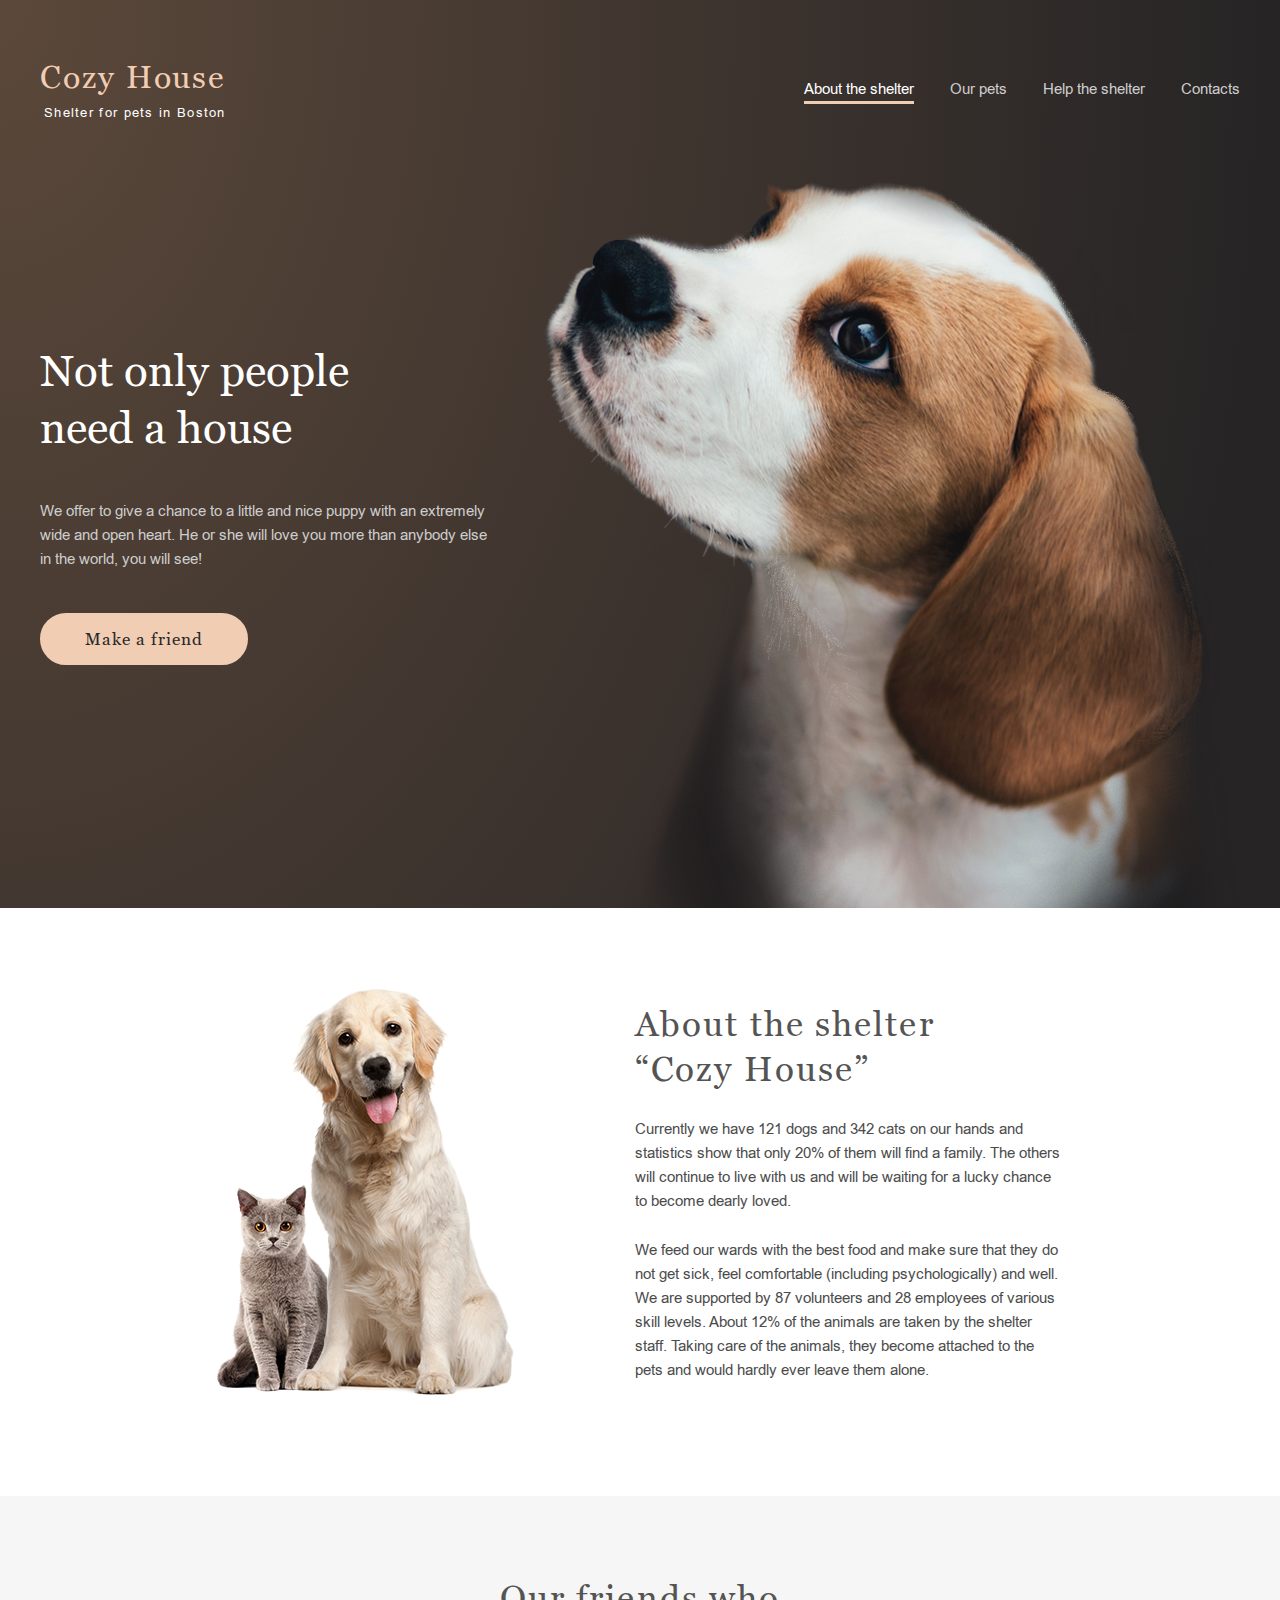
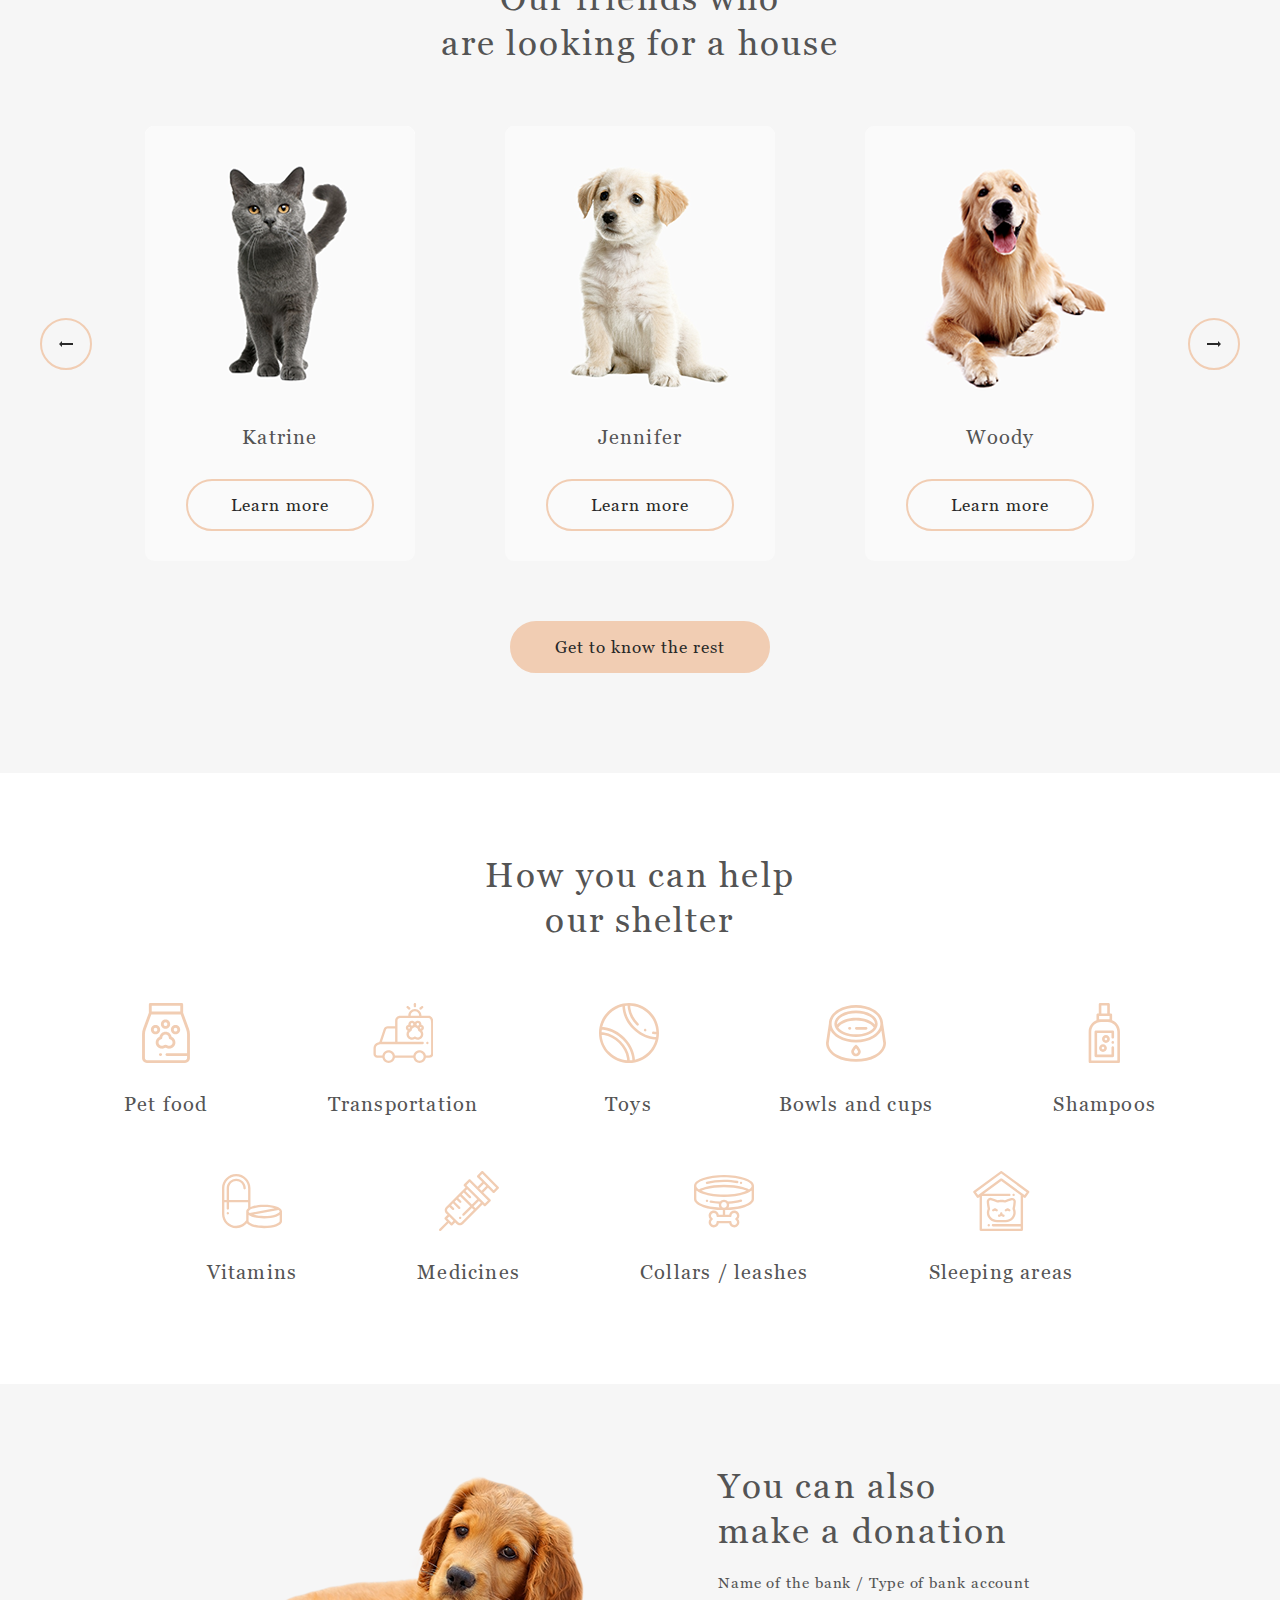
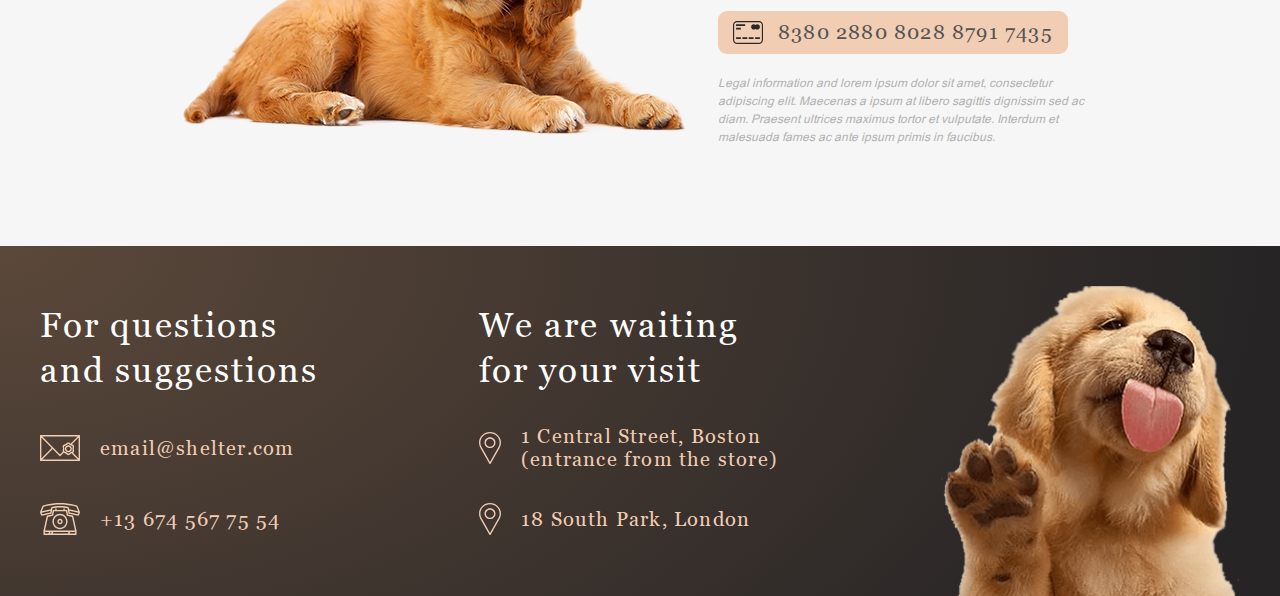
<file: shelter/pages/main/index.html>
<!DOCTYPE html>
<html lang="en">

<head>
  <meta charset="UTF-8">
  <meta http-equiv="X-UA-Compatible" content="IE=edge">
  <meta name="viewport" content="width=device-width, initial-scale=1.0">
  <link rel="stylesheet" href="../../assets/styles/normalize.css">
  <link rel="stylesheet" href="../../assets/styles/common.css">
  <link rel="stylesheet" href="style.css">
  <title>Shelter</title>
</head>

<body>

  <header class="header header_main">
    <div class="container header__container">
      <a class="logo" href="#">
        <h1 class="logo__title">Cozy House</h1>
        <p class="logo__subtitle">Shelter for pets in Boston</p>
      </a>
      <nav class="nav">
        <ul class="nav__list">
          <li class="nav__item nav__item_active">
            <a class="nav__link" href="#">About the shelter</a>
          </li>
          <li class="nav__item">
            <a class="nav__link" href="../pets/index.html">Our pets</a>
          </li>
          <li class="nav__item">
            <a class="nav__link" href="#help">Help the shelter</a>
          </li>
          <li class="nav__item">
            <a class="nav__link" href="#contacts">Contacts</a>
          </li>
        </ul>
      </nav>
      <button class="header__burger"></button>
    </div>
  </header>

  <div class="start-screen">
    <div class="container">
      <div class="not-only">
        <article class="not-only__left-column">
          <h2 class="not-only__header">Not only people need a house</h2>
          <p class="not-only__text">We offer to give a chance to a little and nice puppy with an extremely wide and open
            heart. He or she will love you more than anybody else in the world, you will see!</p>
          <a class="button button_primary not-only__button" href="#our-friends">Make a friend</a>
        </article>
        <div class="not-only__right-column">
          <img class="not-only__image" src="../../assets/images/start-screen-puppy.png" alt="start-screen-puppy" />
        </div>
      </div>
    </div>
  </div>

  <div class="about">
    <div class="container about__container">

      <div class="about__left-column">
        <img class="about__image" src="../../assets/images/about-pets.png" alt="about-pets" />
      </div>

      <article class="about__right-column">
        <h2 class="about__header">About the shelter “Cozy House”</h2>
        <p class="about__text">Currently we have 121 dogs and 342 cats on our hands and statistics show that only
          20% of them will find a family. The others will continue to live with us and will be waiting for a lucky
          chance to become dearly loved.</p>
        <p class="about__text">We feed our wards with the best food and make sure that they do not get sick, feel
          comfortable (including psychologically) and well. We are supported by 87 volunteers and 28 employees of
          various skill levels. About 12% of the animals are taken by the shelter staff. Taking care of the animals,
          they become attached to the pets and would hardly ever leave them alone.</p>
      </article>

    </div>

  </div>

  <div id="our-friends" class="our_friends">
    <div class="container our_friends__container">
      <h2 class="our-friends__header">Our friends who<br>are looking for a house</h2>

      <div class="our-friends__slider">

        <button class="button-paginator button-paginator_prev"></button>

        <div class="our-friends__cards-container">
          <div class="card">
            <img class="card__image" src="../../assets/images/pets-katrine.png" alt="pets-katrine" />
            <span class="card__header">Katrine</span>
            <a class="button">Learn more</a>
          </div>

          <div class="card">
            <img class="card__image" src="../../assets/images/pets-jennifer.png" alt="pets-jennifer" />
            <span class="card__header">Jennifer</span>
            <a class="button">Learn more</a>
          </div>

          <div class="card">
            <img class="card__image" src="../../assets/images/pets-woody.png" alt="pets-woody" />
            <span class="card__header">Woody</span>
            <a class="button">Learn more</a>
          </div>
        </div>
        
        <button class="button-paginator button-paginator_next"></button>

      </div>
      <div class="our-friends__button-container">
        <a class="button button_primary our-friends__button" href="../pets/index.html">Get to know the rest</a>
      </div>
    </div>
  </div>

  <div id="help" class="help">
    <div class="container help__container">
      <h2 class="help__header">How you can help our shelter</h2>
      <ul class="help__items-container">

        <li class="help__item">
          <div class="help__item-icon help__item-icon_pet-food"></div>
          <span class="help__item-text">Pet food</span>
        </li>

        <li class="help__item">
          <div class="help__item-icon help__item-icon_transportation"></div>
          <span class="help__item-text">Transportation</span>
        </li>

        <li class="help__item">
          <div class="help__item-icon help__item-icon_toys"></div>
          <span class="help__item-text">Toys</span>
        </li>

        <li class="help__item">
          <div class="help__item-icon help__item-icon_bowls"></div>
          <span class="help__item-text">Bowls and cups</span>
        </li>

        <li class="help__item">
          <div class="help__item-icon help__item-icon_shampoos"></div>
          <span class="help__item-text">Shampoos</span>
        </li>

        <li class="help__item">
          <div class="help__item-icon help__item-icon_vitamins"></div>
          <span class="help__item-text">Vitamins</span>
        </li>

        <li class="help__item">
          <div class="help__item-icon help__item-icon_medicines"></div>
          <span class="help__item-text">Medicines</span>
        </li>

        <li class="help__item">
          <div class="help__item-icon help__item-icon_collars-leashes"></div>
          <span class="help__item-text">Collars / leashes</span>
        </li>

        <li class="help__item">
          <div class="help__item-icon help__item-icon_sleeping-areas"></div>
          <span class="help__item-text">Sleeping areas</span>
        </li>

      </ul>
    </div>

  </div>

  <div class="in-addition">
    <div class="container in-addition__container">
      <div class="in-addition__left-column">
        <img class="in-addition__image" src="../../assets/images/donation-dog.png" alt="donation dog" />
      </div>

      <article class="in-addition__right-column">
        <h2 class="in-addition__header">You can also make a donation</h2>
        <span class="in-addition__mini-header">Name of the bank / Type of bank account</span>
        <a class="in-addition__card" href="#">
          <span class="in-addition__card-icon"></span>
          <span class="in-addition__card-number">8380 2880 8028 8791 7435</span>
        </a>
        <p class="in-addition__text">Legal information and lorem ipsum dolor sit amet, consectetur adipiscing elit.
          Maecenas a ipsum at libero sagittis dignissim sed ac diam. Praesent ultrices maximus tortor et vulputate.
          Interdum et malesuada fames ac ante ipsum primis in faucibus.</p>
      </article>

    </div>
  </div>

  <footer id="contacts" class="footer">
    <div class="container footer__container">
      <div class="footer__left-column">
        <h2 class="footer__header footer__left-column_order1">For questions and suggestions</h2>
        <h2 class="footer__header footer__header_middle footer__left-column_order4">We are waiting for your visit</h2>
        
        <a class="footer__link footer__link_order2" href="mailto:email@shelter.com">
          <span class="footer__link-icon footer__link-icon_email"></span>
          <span class="footer__link-text">email@shelter.com</span>
        </a>

        <a class="footer__link footer__link_order5" href="https://www.google.com/maps/@55.7475608,37.5154878,11z" target="_blank">
          <span class="footer__link-icon footer__link-icon_marker"></span>
          <span class="footer__link-text">1 Central Street, Boston (entrance from the store)</span>
        </a>

        <a class="footer__link footer__link_order3" href="tel:+136745677554">
          <span class="footer__link-icon footer__link-icon_phone"></span>
          <span class="footer__link-text">+13 674 567 75 54</span>
        </a>
 
        <a class="footer__link footer__link_order6" href="https://www.google.com/maps/@59.9449258,30.3566078,11.08z" target="_blank">
          <span class="footer__link-icon footer__link-icon_marker"></span>
          <span class="footer__link-text">18 South Park, London</span>
        </a>
      </div>

      <div class="footer__right-column">
        <img class="footer__image" src="../../assets/images/footer-puppy.png" alt="footer-puppy" />
      </div>

    </div>
  </footer>

</body>

</html>
</file>
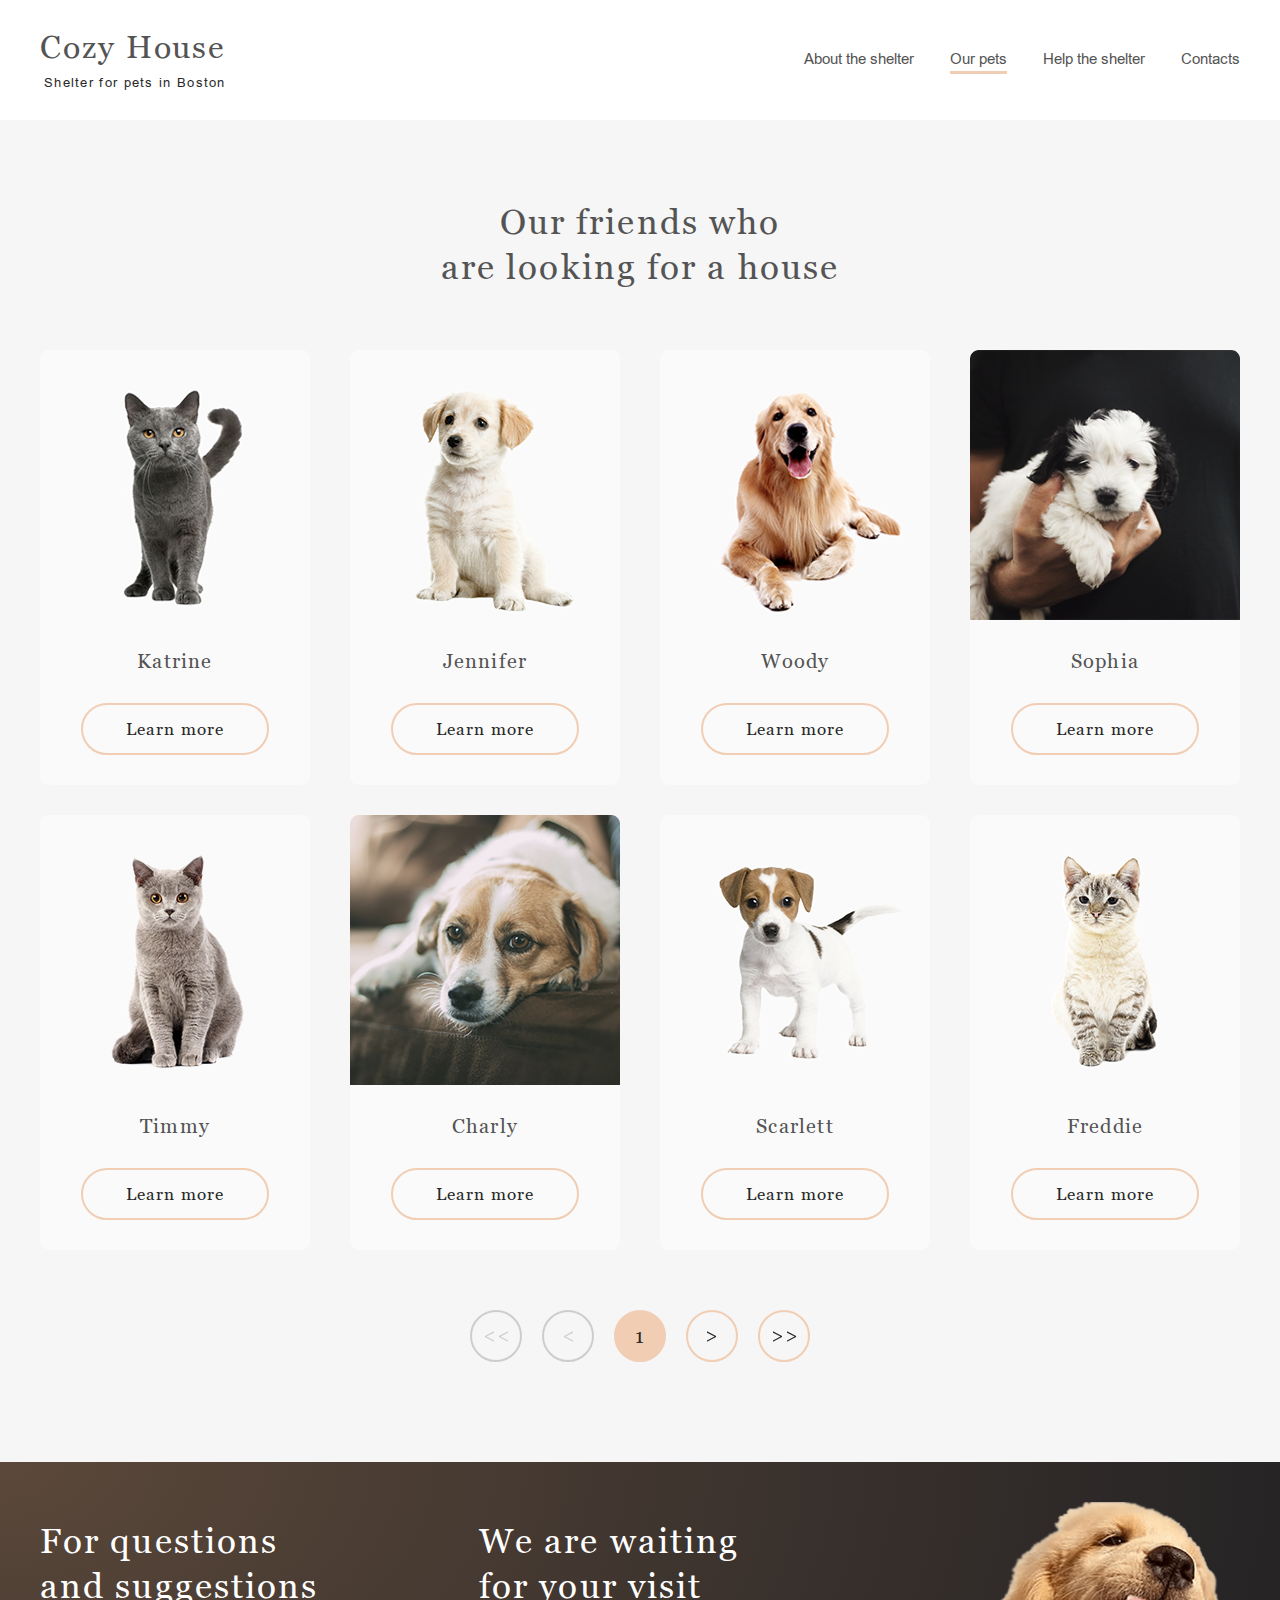
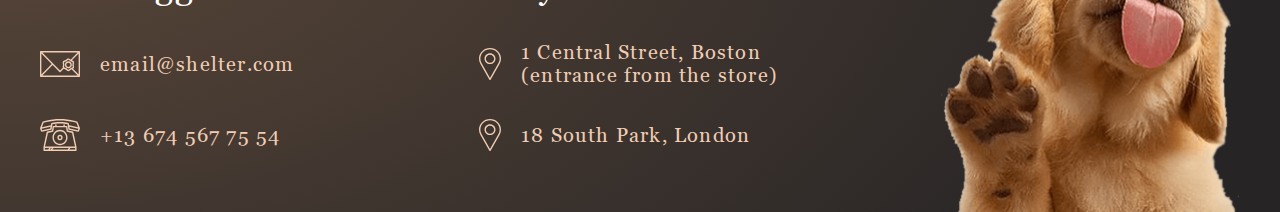
<file: shelter/pages/pets/index.html>
<!DOCTYPE html>
<html lang="en">

<head>
  <meta charset="UTF-8">
  <meta http-equiv="X-UA-Compatible" content="IE=edge">
  <meta name="viewport" content="width=device-width, initial-scale=1.0">
  <link rel="stylesheet" href="../../assets/styles/normalize.css">
  <link rel="stylesheet" href="../../assets/styles/common.css">
  <link rel="stylesheet" href="style.css">
  <title>Our pets</title>
</head>

<body>

  <header class="header header_pets">
    <div class="container header__container">
      <a class="logo" href="../main/index.html">
        <h1 class="logo__title">Cozy House</h1>
        <p class="logo__subtitle">Shelter for pets in Boston</p>
      </a>
      <nav class="nav">
        <ul class="nav__list">
          <li class="nav__item">
            <a class="nav__link" href="../main/index.html">About the shelter</a>
          </li>
          <li class="nav__item nav__item_active">
            <a class="nav__link" href="#">Our pets</a>
          </li>
          <li class="nav__item">
            <a class="nav__link" href="../main/index.html#help">Help the shelter</a>
          </li>
          <li class="nav__item">
            <a class="nav__link" href="#contacts">Contacts</a>
          </li>
        </ul>
      </nav>
      <button class="header__burger header__burger_pets"></button>

    </div>
  </header>

  <div id="our-friends" class="our_friends">
    <div class="container our_friends__container our_friends__container_pet">
      <h2 class="our-friends__header">Our friends who<br>are looking for a house</h2>

      <div class="our-friends__pet-cards-container">
        <div class="card">
          <img class="card__image" src="../../assets/images/pets-katrine.png" alt="pets-katrine" />
          <span class="card__header">Katrine</span>
          <a class="button">Learn more</a>
        </div>

        <div class="card">
          <img class="card__image" src="../../assets/images/pets-jennifer.png" alt="pets-jennifer" />
          <span class="card__header">Jennifer</span>
          <a class="button">Learn more</a>
        </div>

        <div class="card">
          <img class="card__image" src="../../assets/images/pets-woody.png" alt="pets-woody" />
          <span class="card__header">Woody</span>
          <a class="button">Learn more</a>
        </div>

        <div class="card">
          <img class="card__image" src="../../assets/images/pets-sophia.png" alt="pets-sophia" />
          <span class="card__header">Sophia</span>
          <a class="button">Learn more</a>
        </div>

        <div class="card">
          <img class="card__image" src="../../assets/images/pets-timmy.png" alt="pets-timmy" />
          <span class="card__header">Timmy</span>
          <a class="button">Learn more</a>
        </div>

        <div class="card">
          <img class="card__image" src="../../assets/images/pets-charly.png" alt="pets-charly" />
          <span class="card__header">Charly</span>
          <a class="button">Learn more</a>
        </div>

        <div class="card">
          <img class="card__image" src="../../assets/images/pets-scarlet.png" alt="pets-scarlett" />
          <span class="card__header">Scarlett</span>
          <a class="button">Learn more</a>
        </div>

        <div class="card">
          <img class="card__image" src="../../assets/images/pets-freddie.png" alt="pets-freddie" />
          <span class="card__header">Freddie</span>
          <a class="button">Learn more</a>
        </div>
      </div>
      <div class="our-friends__pet-button-container">
        <button class="button-paginator button-paginator_first-page button-paginator_disabled"></button>
        <button class="button-paginator button-paginator_prev-page button-paginator_disabled"></button>
        <button class="button-paginator button-paginator_disabled button-paginator_active">1</button>
        <button class="button-paginator button-paginator_next-page"></button>
        <button class="button-paginator button-paginator_last-page"></button>
      </div>
    </div>
  </div>

  <footer id="contacts" class="footer">
    <div class="container footer__container">
      <div class="footer__left-column">
        <h2 class="footer__header footer__left-column_order1">For questions and suggestions</h2>
        <h2 class="footer__header footer__header_middle footer__left-column_order4">We are waiting for your visit</h2>
        
        <a class="footer__link footer__link_order2" href="mailto:email@shelter.com">
          <span class="footer__link-icon footer__link-icon_email"></span>
          <span class="footer__link-text">email@shelter.com</span>
        </a>

        <a class="footer__link footer__link_order5" href="https://www.google.com/maps/@55.7475608,37.5154878,11z" target="_blank">
          <span class="footer__link-icon footer__link-icon_marker"></span>
          <span class="footer__link-text">1 Central Street, Boston (entrance from the store)</span>
        </a>

        <a class="footer__link footer__link_order3" href="tel:+136745677554">
          <span class="footer__link-icon footer__link-icon_phone"></span>
          <span class="footer__link-text">+13 674 567 75 54</span>
        </a>
 
        <a class="footer__link footer__link_order6" href="https://www.google.com/maps/@59.9449258,30.3566078,11.08z" target="_blank">
          <span class="footer__link-icon footer__link-icon_marker"></span>
          <span class="footer__link-text">18 South Park, London</span>
        </a>
      </div>

      <div class="footer__right-column">
        <img class="footer__image" src="../../assets/images/footer-puppy.png" alt="footer-puppy" />
      </div>

    </div>
  </footer>

</body>

</html>
</file>
<file: shelter/assets/styles/common.css>
@font-face {
  font-family: Arial;
  src:
    url("../fonts/Arial.woff2") format("woff2"),
    url("../fonts/Arial.woff") format("woff");
}

@font-face {
  font-family: Georgia;
  src:
    url("../fonts/Georgia.woff2") format("woff2"),
    url("../fonts/Georgia.woff") format("woff");
}

body {
  margin: 0;
  font-family: 'Arial';
  font-size: 15px;
  line-height: 24px;
  color: #4C4C4C;
}

*,
*:before,
*:after {
  box-sizing: border-box;
}

img {
  display: block;
}

h1, h2, h3, h4, h5, h6, p {
  margin: 0;
}

/*Container*/
.container {
  width: 100%;
  max-width: 1260px;
  margin: 0 auto;
  padding: 0 30px;
}

@media screen and (max-width: 767px) {
  .container {
    padding-left: 10px;
    padding-right: 10px;
  }
}

/*Header*/
.header {
  width: 100%;
}

.header_main {
  position: absolute;
  top: 0;
  left: 0;
  right: 0;
  z-index: 1000;
  margin-top: 60px;
}

.header__burger {
  width: 30px;
  height: 22px;
  padding: 0;
  border-width: 0;
  background-color: transparent;
  background-image: url(../icons/Burger.svg);
  background-repeat: no-repeat;
  background-position: center center;
  display: none;
  margin-right: 43px;
}

.header__burger_pets {
  background-image: url(../icons/Burger-black.svg);
}

@media screen and (max-width: 1279px) {
  .header_main {
    margin-top: 30px;
  }
}

@media screen and (max-width: 767px) {
  .header__burger {
    display: block;
  }

  .nav {
    display: none;
  }
}

.header_pets {
  padding-top: 30px;
  padding-bottom: 30px;
  position: sticky;
  top: 0;
  background: #ffffff;
}

.header__container {
  display: flex;
  justify-content: space-between;
  align-items: center;
}

.logo {
  text-decoration: none;
}

.logo__title {
  font-family: 'Georgia';
  font-size: 32px;
  font-weight: 400;
  line-height: 35px;
  margin-bottom: 10px;
  letter-spacing: 0.06em;
}

.header_main .logo__title {
  color: #F1CDB3;
}

.header_pets .logo__title {
  color: #545454
}

.logo__subtitle {
  font-size: 13px;
  line-height: 15px;
  letter-spacing: 0.1em;
  margin-left: 4px;
}

.header_main .logo__subtitle {
  color: #FFFFFF;
}

.header_pets .logo__subtitle {
  color: #292929;
}

/*Nav*/
.header_main .nav {
  color: #CDCDCD;
}

.nav__list {
  list-style-type: none;
  padding: 0;
  margin: 0;
  display: flex;
  gap: 36px;
}

.nav__item_active {
  border-bottom: #F1CDB3 solid 3px;
}

.nav__link {
  text-decoration: none;
}

.nav__link {
  color: #545454
}

.header_main .nav__link {
  color: #CDCDCD;
}

.nav__item_active .nav__link,
.nav__item:hover .nav__link {
  color: #545454
}

.header_main .nav__item_active .nav__link,
.header_main .nav__item:hover .nav__link {
  color: #FFFFFF;
}

.header_pets .nav__item:hover .nav__link {
  color: #292929;
}

/*Our-friends*/
.our_friends {
  background-color: #F6F6F6;
  padding-top: 80px;
}

.our_friends__container {
  padding-bottom: 100px;
}

.our-friends__header {
  text-align: center;
  margin: 0 auto;
  font-family: 'Georgia';
  font-style: normal;
  font-weight: 400;
  font-size: 35px;
  line-height: 45px;
  letter-spacing: 0.06em;
  color: #545454;
  width: 400px;
}

.our-friends__slider {
  display: flex;
  margin-top: 60px;
  justify-content: space-between;
  align-items: center;
}

.our-friends__cards-container {
  display: flex;
  gap: 90px;
}

.our-friends__button-container {
  display: flex;
  justify-content: center;
}

.our-friends__button {
  margin-top: 60px;
}

@media screen and (max-width: 1279px) {
  .our-friends__cards-container {
    gap: 40px;
  }

  .our-friends__cards-container .card:last-child {
    display: none;
  }

  .our-friends__slider {
    justify-content: center;
    gap: 12px;
  }
}

@media screen and (max-width: 767px) {
  .our_friends {
    padding-top: 42px;
  }

  .our_friends__container {
    padding-bottom: 42px;
  }

  .our-friends__header {
    width: auto;
    font-size: 25px;
    line-height: 32px;
  }

  .our-friends__slider {
    display: grid;
    margin-top: 42px;
    justify-items: center;
    gap: 20px 0;
    grid-template-areas:
      "cards cards"
      "pager-l pager-r";
  }

  .our-friends__slider .our-friends__cards-container {
    grid-area: cards;
  }

  .our-friends__slider .button-paginator_prev {
    grid-area: pager-l;
  }

  .our-friends__slider .button-paginator_next {
    grid-area: pager-r;
  }

  .our-friends__cards-container .card:nth-last-child(2) {
    display: none;
  }

  .our-friends__button {
    margin-top: 42px;
  }
}

/*Card*/
.card {
  width: 270px;
  text-align: center;
  background-color: #FAFAFA;
  border-radius: 9px;
  padding-bottom: 30px;
}

.card:hover {
  cursor: pointer;
  background-color: #FFFFFF;
  box-shadow: 0px 2px 35px 14px rgba(13, 13, 13, 0.04);
}

.card:hover .button {
  background-color: #FDDCC4;
}

.card__header {
  display: block;
  font-family: 'Georgia';
  font-size: 20px;
  line-height: 23px;
  letter-spacing: 0.06em;
  color: #545454;
  margin-top: 30px;
  margin-bottom: 30px;
}

/*Button*/
.button {
  display: inline-block;
  border: 2px solid #F1CDB3;
  border-radius: 100px;
  padding: 13px 43px;
  font-family: 'Georgia';
  font-size: 17px;
  line-height: 22px;
  letter-spacing: 0.06em;
  background-color: transparent;
  color: #292929;
  text-decoration: none;
}

.button:hover {
  cursor: pointer;
  background-color: #FDDCC4;
}

.button_primary {
  background-color: #F1CDB3;
}

/*Button-paginator*/
.button-paginator {
  display: inline-block;
  border: 2px solid #F1CDB3;
  border-radius: 100px;
  width: 52px;
  height: 52px;
  background-color: transparent;
  background-repeat: no-repeat;
  background-position: center center;

  font-family: 'Georgia';
  font-style: normal;
  font-weight: 400;
  font-size: 20px;
  line-height: 23px;
  letter-spacing: 0.06em;
  color: #292929
}

.button-paginator:hover:not(.button-paginator_disabled) {
  cursor: pointer;
  background-color: #FDDCC4;
}

.button-paginator_active {
  background: #F1CDB3;
}

.button-paginator_disabled:not(.button-paginator_active) {
  border-color: #CDCDCD;
}

.button-paginator_prev {
  background-image: url(../icons/arrow-left.svg);
}

.button-paginator_next {
  background-image: url(../icons/arrow-right.svg);
}

.button-paginator_first-page {
  background-image: url(../icons/first-page.svg);
}

.button-paginator_prev-page {
  background-image: url(../icons/prev-page.svg);
}

.button-paginator_next-page {
  background-image: url(../icons/next-page.svg);
}

.button-paginator_last-page {
  background-image: url(../icons/last-page.svg);
}


/*Footer*/
.footer {
  background:
    radial-gradient(100% 215.42% at 0% 0%, #5B483A 0%, #262425 100%), #211F20;
}

.footer__container {
  display: flex;
  gap: 160px;
}

.footer__left-column {
  margin-top: 56px;
  display: grid;
  align-items: center;
  gap: 30px 159px;
  grid-template-columns: 280px auto;
  margin-bottom: 60px;
}

.footer__header {
  font-family: 'Georgia';
  font-style: normal;
  font-weight: 400;
  font-size: 35px;
  line-height: 45px;
  letter-spacing: 0.06em;
  color: #FFFFFF;
}

.footer__link {
  display: flex;
  align-items: center;
  gap: 20px;
  text-decoration: none;
}

.footer__link:last-child {
  margin-bottom: 0;
}

.footer__link-icon {
  flex-shrink: 0;
  width: 40px;
  height: 32px;
  background-repeat: no-repeat;
  background-position: center center;
}

.footer__link-icon_email {
  background-image: url(../icons/icon-email.svg)
}

.footer__link-icon_phone {
  background-image: url(../icons/icon-phone.svg)
}

.footer__link-icon_marker {
  width: 22px;
  background-image: url(../icons/icon-marker.svg)
}

.footer__link-text {
  font-family: 'Georgia';
  font-style: normal;
  font-weight: 400;
  font-size: 20px;
  line-height: 23px;
  letter-spacing: 0.06em;
  color: #F1CDB3;
}

.footer__image {
  margin-top: 40px;
}

@media screen and (max-width: 1279px) {
  .footer__container {
    flex-direction: column;
    align-items: center;
    gap: 65px;
  }

  .footer__left-column {
    margin: 30px 34px 0;
    gap: 33px 58px;
    grid-template-columns: 280px 300px;
  }

  .footer__image {
    margin-top: 0;
  }
}

@media screen and (max-width: 767px) {
  .footer__container {
    gap: 40px;
  }

  .footer__left-column {
    display: flex;
    flex-direction: column;
    margin-top: 30px;
    margin-left: auto;
    margin-right: auto;
    gap: 40px;
  }

  .footer__header {
    text-align: center;
    font-size: 25px;
    line-height: 32px;
  }

  .footer__header_middle {
    width: 240px;
  }

  .footer__left-column_order1 {
    order: 1;
  }

  .footer__link_order2 {
    order: 2;
  }

  .footer__link_order3 {
    order: 3;
  }

  .footer__left-column_order4 {
    order: 4;
  }

  .footer__link_order5 {
    order: 5;
  }

  .footer__link_order6 {
    order: 6;
    align-self: flex-start;
  }

  .footer__image {
    width: 260px;
  }
}
</file>
<file: shelter/pages/main/style.css>
/*Start-screen*/
.start-screen {
  width: 100%;
  padding-top: 180px;

  background:
    radial-gradient(100% 215.42% at 0% 0%, #5B483A 0%, #262425 100%), #211F20;
}

@media screen and (max-width: 1279px) {
  .start-screen {
    padding-top: 90px;
  }
}

/*Not-only*/
.not-only {
  display: flex;
  justify-content: space-between;
  gap: 42px;
}

.not-only__header {
  margin-top: 163px;
  width: 310px;

  font-family: 'Georgia';
  font-size: 44px;
  font-weight: 400;
  line-height: 57px;
  color: #FFFFFF;
}

.not-only__text {
  margin-top: 42px;
  margin-bottom: 42px;

  color: #CDCDCD;
}

.not-only__left-column {
  width: 460px;
}

@media screen and (max-width: 1279px) {
  .not-only {
    flex-direction: column;
    gap: 100px;
  }

  .not-only__header {
    margin-top: 60px;
  }

  .not-only__left-column {
    display: flex;
    flex-direction: column;
    align-self: center;
  }

  .not-only__button {
    align-self: center;
  }

  .not-only__right-column {
    display: flex;
    justify-content: flex-end;
  }

  .not-only__image {
    width: 569px;
    height: 593px;
  }
}

@media screen and (max-width: 767px) {
  .not-only {
    text-align: center;
    gap: 105px;
  }

  .not-only__left-column {
    width: auto;
  }

  .not-only__header {
    margin-left: auto;
    margin-right: auto;
    font-size: 25px;
    line-height: 32px;
    letter-spacing: 0.06em;
    max-width: 260px;
  }

  .not-only__image {
    width: 260px;
    height: auto;
  }
}

/*About*/
.about__container {
  display: flex;
  justify-content: center;
  gap: 120px;
  margin-bottom: 100px;
}

.about__left-column {
  margin-top: 80px;
}

.about__right-column {
  margin-top: 94px;
  width: 430px;
}

.about__header {
  font-family: 'Georgia';
  font-size: 35px;
  font-style: normal;
  font-weight: 400;
  line-height: 45px;
  letter-spacing: 0.06em;
  color: #545454;
  width: 370px;
}

.about__text {
  width: 430px;
  color: #4C4C4C;
  margin-top: 25px;
}

@media screen and (max-width: 1279px) {
  .about__container {
    flex-direction: column-reverse;
    gap: 0;
  }

  .about__right-column {
    width: 437px;
    margin: 80px auto 0;
    padding-left: 3px;
  }

  .about__image {
    margin: 0 auto;
  }
}

@media screen and (max-width: 767px) {
  .about__container {
    margin-bottom: 42px;
  }

  .about__right-column {
    margin-top: 42px;
    width: auto;
    padding-left: 0;
  }

  .about__left-column {
    margin-top: 42px;
  }

  .about__header {
    font-size: 25px;
    line-height: 32px;
    text-align: center;
    max-width: 260px;
    margin: 0 auto 25px;
  }

  .about__text {
    margin-top: 22px;
    padding: 0 15px;
    width: auto;
    text-align: justify;
  }

  .about__text:first-of-type {
    margin-top: 0;
  }

  .about__image {
    width: 260px;
    max-width: 100%;
  }
}

/*Help*/
.help__header {
  display: block;
  width: 310px;
  margin: 80px auto 60px;
  text-align: center;

  font-family: 'Georgia';
  font-style: normal;
  font-size: 35px;
  font-weight: 400;
  line-height: 45px;
  letter-spacing: 0.06em;
  color: #545454;
}

.help__items-container {
  list-style-type: none;
  padding: 0;
  margin: 0;
  display: flex;
  justify-content: center;
  flex-wrap: wrap;
  gap: 55px 120px;
  margin-bottom: 100px;
}

.help__item {
  display: flex;
  align-items: center;
  gap: 30px;
  flex-direction: column;
}

.help__item-icon {
  width: 60px;
  height: 60px;
  background-repeat: no-repeat;
  background-position: center center;
}

.help__item-icon_pet-food {
  background-image: url(../../assets/icons/icon-pet-food.svg);
}

.help__item-icon_transportation {
  background-image: url(../../assets/icons/icon-transportation.svg);
}

.help__item-icon_toys {
  background-image: url(../../assets/icons/icon-toys.svg);
}

.help__item-icon_bowls {
  background-image: url(../../assets/icons/icon-bowls-and-cups.svg);
}

.help__item-icon_shampoos {
  background-image: url(../../assets/icons/icon-shampoos.svg);
}

.help__item-icon_vitamins {
  background-image: url(../../assets/icons/icon-vitamins.svg);
}

.help__item-icon_medicines {
  background-image: url(../../assets/icons/icon-medicines.svg);
}

.help__item-icon_collars-leashes {
  background-image: url(../../assets/icons/icon-collars-leashes.svg);
}

.help__item-icon_sleeping-areas {
  background-image: url(../../assets/icons/icon-sleeping-area.svg);
}

.help__item-text {
  font-family: 'Georgia';
  font-style: normal;
  font-weight: 400;
  font-size: 20px;
  line-height: 23px;
  letter-spacing: 0.06em;
  color: #545454;
}

@media screen and (max-width: 1279px) {
  .help__items-container {
    column-gap: 60px;
    width: 708px;
    margin-left: auto;
    margin-right: auto;
  }

  .help__item {
    width: 170px;
  }
}

@media screen and (max-width: 767px) {
  .help__header {
    width: 222px;
    max-width: 100%;
    font-size: 25px;
    line-height: 32px;
    margin-top: 42px;
    margin-bottom: 42px;
  }

  .help__items-container {
    width: 290px;
    max-width: 100%;
    margin-left: auto;
    margin-right: auto;
    gap: 30px;
    justify-content: flex-start;
    margin-bottom: 42px;
  }

  .help__item {
    width: 130px;
    gap: 20px;
  }

  .help__item-icon {
    width: 50px;
    height: 50px;
    background-size: contain;
  }

  .help__item-text {
    font-size: 15px;
    line-height: 17px;
  }
}

/*In-addition*/
.in-addition {
  background: #F6F6F6;
}

.in-addition__container {
  display: flex;
  gap: 30px;
}

.in-addition__image {
  margin-left: 143px;
  margin-top: 91px;
}

.in-addition__right-column {
  display: flex;
  gap: 20px;
  flex-direction: column;
  width: 380px;
}

.in-addition__header {
  font-family: 'Georgia';
  font-style: normal;
  font-weight: 400;
  font-size: 35px;
  line-height: 45px;
  letter-spacing: 0.06em;
  color: #545454;
  width: 300px;
  margin-top: 80px;
}

.in-addition__mini-header {
  font-family: 'Georgia';
  font-style: normal;
  font-weight: 400;
  font-size: 15px;
  line-height: 17px;
  letter-spacing: 0.06em;
  color: #545454;
}

.in-addition__card {
  display: flex;
  gap: 15px;
  padding: 10px 15px;
  background: #F1CDB3;
  border-radius: 9px;
  width: 350px;
  text-decoration: none;
}

.in-addition__card-icon {
  width: 30px;
  height: 23px;
  background-image: url(../../assets/icons/credit-card.svg);
}

.in-addition__card-number {
  font-family: 'Georgia';
  font-size: 20px;
  line-height: 23px;
  letter-spacing: 0.06em;
  color: #545454;
}

.in-addition__text {
  font-style: italic;
  font-weight: 400;
  font-size: 12px;
  line-height: 18px;
  color: #B2B2B2;
  margin-bottom: 100px;
}

@media screen and (max-width: 1279px) {
  .in-addition__container {
    flex-direction: column-reverse;
    align-items: center;
    gap: 60px;
  }

  .in-addition__text {
    margin-bottom: 0;
  }

  .in-addition__image {
    margin: 0 0 100px;
  }
}

@media screen and (max-width: 767px) {
  .in-addition__container {
    gap: 42px;
  }

  .in-addition__header {
    font-size: 25px;
    line-height: 32px;
    width: 228px;
    text-align: center;
    margin-left: auto;
    margin-right: auto;
    margin-top: 42px;
  }

  .in-addition__mini-header {
    line-height: 24px;
    text-align: center;
    letter-spacing: normal;
  }

  .in-addition__card {
    width: 281px;
    margin: 0 auto;
    max-width: 100%;
    align-items: center;
  }

  .in-addition__card-number {
    font-size: 15px;
    line-height: 17px;
  }

  .in-addition__image {
    width: 260px;
    max-width: 100%;
    margin-bottom: 42px;
  }

  .in-addition__right-column {
    width: auto;
    padding: 0 10px;
  }

  .in-addition__text {
    width: 281px;
    margin: 0 auto;
    max-width: 100%;
    text-align: justify;
  }
}
</file>
<file: shelter/pages/pets/style.css>
.our-friends__pet-cards-container {
  display: flex;
  flex-wrap: wrap;
  gap: 30px 40px;
  margin-top: 60px;
  margin-bottom: 60px;
  justify-content: center;
}

.our-friends__pet-button-container {
  display: flex;
  justify-content: center;
  gap: 20px;
}

@media screen and (max-width: 1279px) {
  .our_friends__container_pet {
    padding-bottom: 76px;
  }

  .our-friends__pet-cards-container {
    margin-top: 30px;
    margin-bottom: 40px;
  }

  .our-friends__pet-cards-container .card:nth-last-child(1),
  .our-friends__pet-cards-container .card:nth-last-child(2) {
    display: none;
  }
}

@media screen and (max-width: 767px) {
  .our-friends__pet-cards-container {
    margin-top: 42px;
    margin-bottom: 42px;
  }

  .our-friends__pet-cards-container .card:nth-last-child(3),
  .our-friends__pet-cards-container .card:nth-last-child(4),
  .our-friends__pet-cards-container .card:nth-last-child(5) {
    display: none;
  }

  .our-friends__pet-button-container {
    gap: 10px;
  }

  .our_friends__container_pet {
    padding-bottom: 42px;
  }
}
</file>
